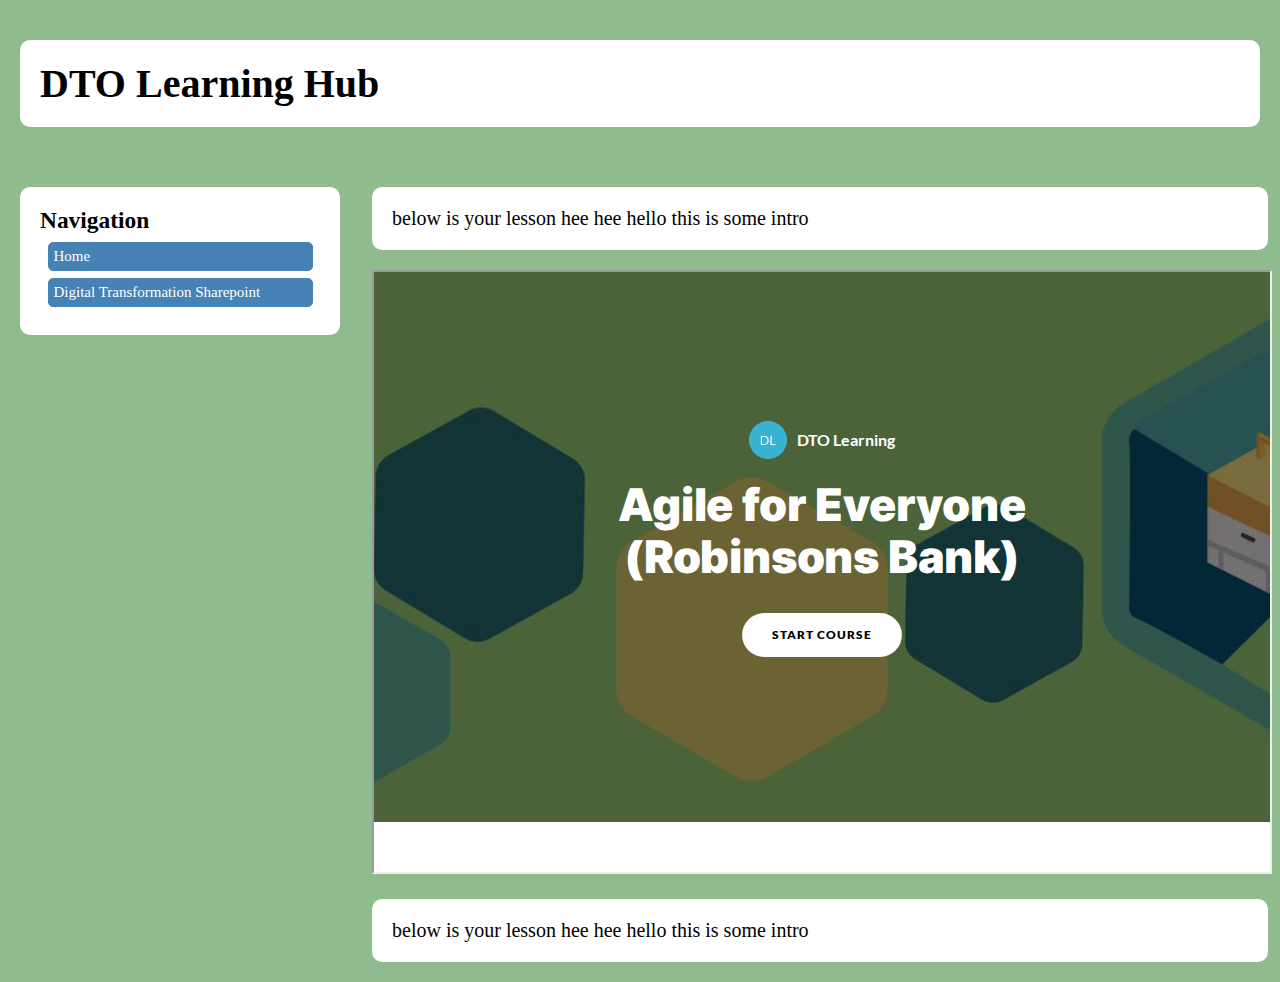
<file: index.html>
<!DOCTYPE html>
<html>
<head>
    <meta charset="UTF-8">
    <meta name="viewport" content="width=device-width, initial-scale=1.0">
    <title>LP SITE SAMPLE</title>
    <link href="/css/index.css" rel="stylesheet" type="text/css" media="all">

    <!-- favicon -->
    <link rel="icon" type="image/x-icon" href="/images/ribbon.ico">
</head>


<body>
    
    <div class="header">
    <div class="section">
        <h1>DTO Learning Hub</h1>
        </div>
    
    </div>
    
    <div class="wrapper">
    
    <div id="sidebar">
        <div class="section"><h3>Navigation</h3>
        <p class="button">Home</p>
        <p class="button">Digital Transformation Sharepoint</p>
        
        </div>
    </div>
    
    <div id="mainbar">
    
        <div class="section">below is your lesson hee hee hello this is some intro </div>
        
         <iframe src="/A4E/index.html" title="Iframe Example"></iframe> 
        
        <div class="section">below is your lesson hee hee hello this is some intro </div>

        
        </div>
    
    
    
    </div>
    
</body>
</html>
</file>
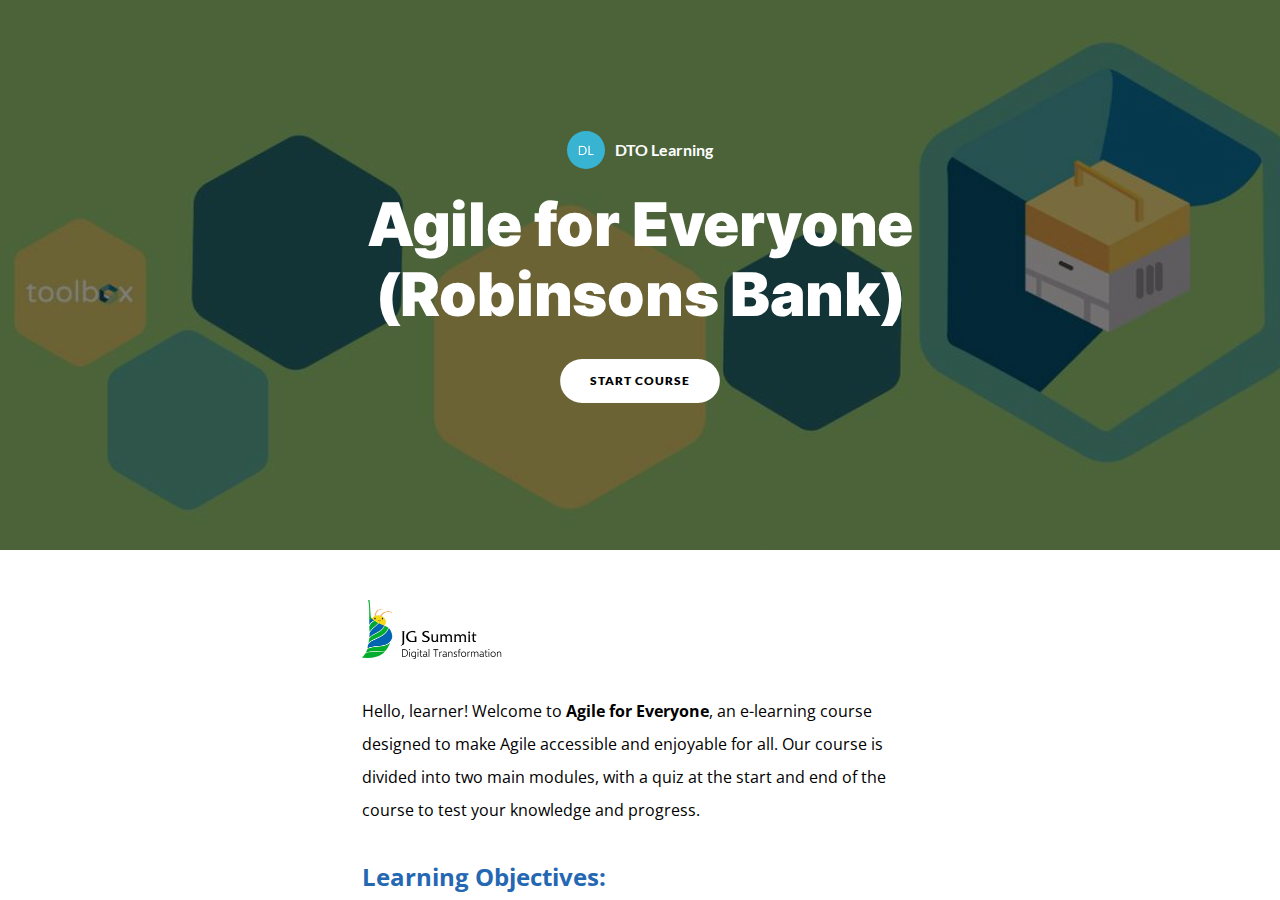
<file: A4E/index.html>
<!DOCTYPE html>
<html lang="en" class="">
  <head>
    <meta http-equiv="X-UA-Compatible" content="IE=edge,chrome=1">
    <meta name="viewport" content="width=device-width, initial-scale=1">
    <meta charset="utf-8">

    <title>Agile for Everyone (Robinsons Bank)</title>

    <link type="text/css" rel="stylesheet" href="lib/icomoon.css">
    <link type="text/css" rel="stylesheet" href="lib/main.bundle.css">
    <script type="text/javascript" src="lib/player-0.0.11.min.js"></script>
    <script type="text/javascript" src="lib/lzwcompress.js"></script>

    <!-- Resize Hack -->
    <script type="text/javascript">
      window.resizeTo(screen.width, screen.height);
    </script>
    
    <!--[if lt IE 9]>
    <script src="//html5shiv.googlecode.com/svn/trunk/html5.js"></script>
    <![endif]-->
  </head>
  <body>
    <style>
      .brand--head, .brand--head *   { font-family: 'Inter' !important; }
      .brand--body, .brand--body *   { font-family: 'Open Sans' !important; }
      .brand--lhead, .brand--lhead * { font-family: 'Inter' !important; }
      .brand--lbody, .brand--lbody * { font-family: 'Open Sans' !important; }
      .brand--ui, .brand--ui *       { font-family: 'Lato' !important; }

      .brand--beforeHead:before { font-family: 'Inter' !important; }
      .brand--afterHead:after { font-family: 'Inter' !important; }

      .brand--background        { background-color: #fff !important; }
      .brand--background-all *  { background-color: #fff !important; }
      .brand--border            { border-color: #fff !important; }
      .brand--color             { color: #fff !important; }
      .brand--color-all *       { color: #fff !important; }
      .brand--shadow            { box-shadow: 0 0 0 0.2rem #fff !important; }
      .brand--shadow-all *      { box-shadow: 0 0 0 0.2rem #fff !important; }
      .brand--fill              { fill: #fff !important; }
      .brand--stroke            { stroke: #fff !important; }

      .brand--beforeBackground:before { background-color: #fff !important; }
      .brand--beforeBorder:before     { border-color: #fff !important; }
      .brand--beforeColor:before      { color: #fff !important; }

      .brand--afterBackground:after { background-color: #fff !important; }
      .brand--afterBorder:after     { border-color: #fff !important; }
      .brand--afterColor:after      { color: #fff !important; }

      /* should be applied to containers where links
         need to appear in brand color */
      .brand--linkColor a { color: #fff !important; }

      /* should be applied to containers where links
         need to change to brand color on hover */
      .brand--linkColorHover a:hover { color: #fff !important; }

      /* should be applied to any single element that
         needs to change color on hover */
      .brand--hoverColor:hover { color: #fff !important; }

      /* TODO: probably need a way to create a 5-10% darker/lighter color */
      .brand--linkColor a:hover,
      .button.brand--background:hover { opacity: .65 !important; }

      @media (min-width: 47.9375em) { /* 768px */
        .brand--min768--background { background-color: #fff !important; }
        .brand--min768--border     { border-color: #fff !important; }
        .brand--min768--color      { color: #fff !important; }
      }

      @media (max-width: 47.9375em) { /* 768px */
        .brand--max768--background { background-color: #fff !important; }
        .brand--max768--border     { border-color: #fff !important; }
        .brand--max768--color      { color: #fff !important; }
      }
    </style>
    <div id="app"></div>
    <script type="text/javascript">
  (function(root) {
    window.labelSet = {"id":"KK9_j9hR3jgVOSSLEBeOTKe5","author":"aid|74d5b355-a8c7-48e5-976a-a29bcdc4f618","name":"English","defaultId":1,"defaultSet":true,"labels":{"result":"result","search":"search","results":"results","quizNext":"NEXT","tabGroup":"Tab","codeGroup":"Code","noResults":"No results for","noteGroup":"Note","quizScore":"Your score","quizStart":"START QUIZ","courseExit":"EXIT COURSE","courseHome":"Home","lessonName":"Lesson","quizSubmit":"SUBMIT","quoteGroup":"Quote","salutation":"👋 Bye!","a11yPDFIcon":"PDF file","a11yPPTIcon":"PowerPoint presentation","a11yRTFIcon":"Rich Text File","a11yZipIcon":"Zip file","buttonGroup":"Button","courseStart":"START COURSE","embedViewOn":"VIEW ON","exitMessage":"You may now leave this page.","quizCorrect":"Correct","quizPassing":"PASSING","quizRestart":"Restart","quizResults":"Quiz Results","a11yFileIcon":"File","a11yWordIcon":"Microsoft Word document","courseResume":"RESUME COURSE","processStart":"START","processSwipe":"Swipe to continue","quizContinue":"Continue","quizLandmark":"Quiz","quizQuestion":"Question","a11yBlockCode":"Code","a11yExcelIcon":"Microsoft Excel spreadsheet","a11yMediaPlay":"Play","a11yMediaSeek":"Seek","a11yZoomImage":"Zoom image","courseDetails":"DETAILS","embedReadMore":"Read more","feedbackGroup":"Feedback","quizIncorrect":"Incorrect","quizTakeAgain":"TAKE AGAIN","sortingReplay":"REPLAY","a11yAnswerLive":"Your answer","a11yBlockEmbed":"Embedded Content","a11yMediaPause":"Pause","a11yPageMarker":"Top of page","a11yQuizFailed":"Failed","a11yQuizPassed":"Passed","a11ySearchOpen":"Open search menu","accordionGroup":"Accordion","embedLinkGroup":"Embedded web content","lessonComplete":"COMPLETE","statementGroup":"Statement","storylineGroup":"Storyline","a11yCorrectLive":"Correct answer","a11ySearchClose":"Close search menu","a11ySearchInput":"Search","a11yUnzoomImage":"Unzoom image","attachmentGroup":"File Attachment","embedPhotoGroup":"Embedded photo","embedVideoGroup":"Embedded video","playButtonLabel":"Play","processComplete":"Complete","processLandmark":"Process","processNextStep":"NEXT STEP","processStepName":"Step","seekSliderLabel":"Seek","sortingLandmark":"Sorting Activity","a11yAuthorPrefix":"By","a11yCarouselNext":"Next","a11yQuizFeedback":"Feedback","audioPlayerGroup":"Audio player. You can use the space bar to toggle playback and arrow keys to scrub.","buttonStackGroup":"Button stack","embedPlayerGroup":"Embedded media player","lessonRestricted":"Lessons must be completed in order","pauseButtonLabel":"Pause","scenarioComplete":"Scenario Complete!","scenarioContinue":"CONTINUE","scenarioTryAgain":"TRY AGAIN","textOnImageGroup":"Text on image","timelineLandmark":"Timeline","urlEmbedLandmark":"URL/Embed","videoPlayerGroup":"Video player. You can use the space bar to toggle playback and arrow keys to scrub.","a11yBlockChartBar":"Bar chart","a11yBlockChartPie":"Pie chart","a11yBlockTimeline":"Timeline","a11yRestrictedNav":"This lesson is currently unavailable","blocksClickToFlip":"Click to flip","blocksPreposition":"of","bulletedListGroup":"Bulleted list","checkboxListGroup":"Checkbox list","imageAndTextGroup":"Image and text","imageGalleryGroup":"Image gallery","lessonPreposition":"of","numberedListGroup":"Numbered list","processLessonName":"Lesson","processStartAgain":"START AGAIN","scenarioStartOver":"START OVER","a11yBlockChartLine":"Line chart","a11yBlockStoryline":"Storyline","courseSkipToLesson":"SKIP TO LESSON","flashcardBackLabel":"Flashcard back","flashcardGridGroup":"Flashcard grid","nextFlashCardLabel":"Next flashcard","a11yRegionNavLesson":"Navigation menu","a11yStatusContinued":"Continued","flashcardFrontLabel":"Flashcard front","flashcardStackGroup":"Flashcard stack","knowledgeCheckGroup":"Knowledge check","sortingCardsCorrect":"Cards Correct","a11yCarouselPrevious":"Previous","a11yGroupAudioPlayer":"Audio player","a11yGroupVideoPlayer":"Video player","a11yRegionMainLesson":"Lesson content","hamburgerButtonLabel":"Course Overview Sidebar","lessonHeaderLandmark":"Lesson Header","numberedDividerGroup":"Numbered divider","progressPieCompleted":"Completed","progressPieUnstarted":"Unstarted","a11yRegionNavOverview":"Table of contents","lessonContentLandmark":"Lesson Content","lessonSidebarLandmark":"Lesson Sidebar","progressPieQuizFailed":"Failed","quizAnswerPlaceholder":"Type your answer here","a11yBlockFlashcardBack":"Back of card","a11yBlockFlashcardGrid":"Flashcard grid","a11yBlockQuoteCarousel":"Quote Carousel","a11yNavigationMenuOpen":"Open navigation menu","a11yRegionMainOverview":"Course overview","labeledGraphicLandmark":"Labeled Graphic","previousFlashCardLabel":"Previous flashcard","processStepPreposition":"of","a11yBlockFlashcardFront":"Front of card","a11yBlockFlashcardStack":"Flashcard carousel","a11yBlockKnowledgeCheck":"Knowledge check","a11yLabeledGraphicBlock":"Labeled graphic","a11yLabeledGraphicIconX":"X","a11yNavigationMenuClose":"Close navigation menu","overviewPageTitleSuffix":"Overview","progressPieClickToReset":"Click to reset","quizAcceptableResponses":"Acceptable responses","quizRequirePassingScore":"Must pass quiz before continuing","timelineCardGroupPrefix":"Timeline Card","a11yBlockKnowledgeCheckM":"Knowledge check: Matching","a11yLabeledGraphicViewed":"Viewed","a11yBlockKnowledgeCheckMC":"Knowledge check: Multiple choice","a11yBlockKnowledgeCheckMR":"Knowledge check: Multiple response","a11yLabeledGraphicIconDot":"Dot","a11yLabeledGraphicIconPin":"Map pin","labeledGraphicBubbleLabel":"Labeled graphic bubble","labeledGraphicMarkerLabel":"Labeled graphic marker","a11yBlockKnowledgeCheckFIB":"Knowledge check: Fill in the blank","a11yLabeledGraphicIconPlus":"Plus","a11yLabeledGraphicUnviewed":"Not viewed","progressPieClickToComplete":"Click to complete","a11yLabeledGraphicIconCheck":"Check mark","a11yLabeledGraphicIconHeart":"Heart","a11yStatusAdditionalContent":"Additional content has been loaded","a11yLabeledGraphicIconArrowUp":"Up arrow","labeledGraphicNextMarkerLabel":"Next marker","a11yLabeledGraphicButtonMarker":"Marker","a11yLabeledGraphicIconQuestion":"Question mark","a11yQuizReviewCorrectlyChecked":"Correctly checked","a11yLabeledGraphicIconArrowDown":"Down arrow","a11yLabeledGraphicIconArrowLeft":"Left arrow","a11yQuizReviewCorrectlySelected":"Correctly selected","a11yLabeledGraphicIconArrowRight":"Right arrow","a11yQuizReviewCorrectlyUnchecked":"Correctly unchecked","a11yQuizReviewIncorrectlyChecked":"Incorrectly checked","a11yLabeledGraphicIconArrowUpLeft":"Up left arrow","a11yLabeledGraphicIconInformation":"Information","a11yQuizReviewCorrectlyUnselected":"Correctly unselected","a11yQuizReviewIncorrectlySelected":"Incorrectly selected","labeledGraphicPreviousMarkerLabel":"Previous marker","a11yLabeledGraphicIconArrowUpRight":"Up right arrow","a11yQuizReviewIncorrectlyUnchecked":"Incorrectly unchecked","a11yLabeledGraphicIconArrowDownLeft":"Down left arrow","a11yQuizReviewIncorrectlyUnselected":"Incorrectly unselected","a11yLabeledGraphicIconArrowDownRight":"Down right arrow"},"deleted":false,"createdAt":"2022-09-18T08:11:40.249Z","updatedAt":"2023-05-22T16:35:05.153Z","iso639Code":"en","transferredAt":null};
    window.courseData = "[base64]/[base64]/[base64]/[base64]/[base64]/[base64]";
    window.partnerContent = [];

    function isExport() {
      return true;
    }

    function resolvePath(path) {
      return ('assets/').concat(path);
    }

    function resolveFontPath(font) {
      return ('lib/fonts/').concat(font.key.split('/').reverse()[0]);
    }

    root.Runtime = {
      isExport: isExport,
      resolvePath: resolvePath,
      resolveFontPath: resolveFontPath
    };
  }(window));
</script>

    
    <script src="lib/main.bundle.js"></script>
    
  </body>
</html>
</file>
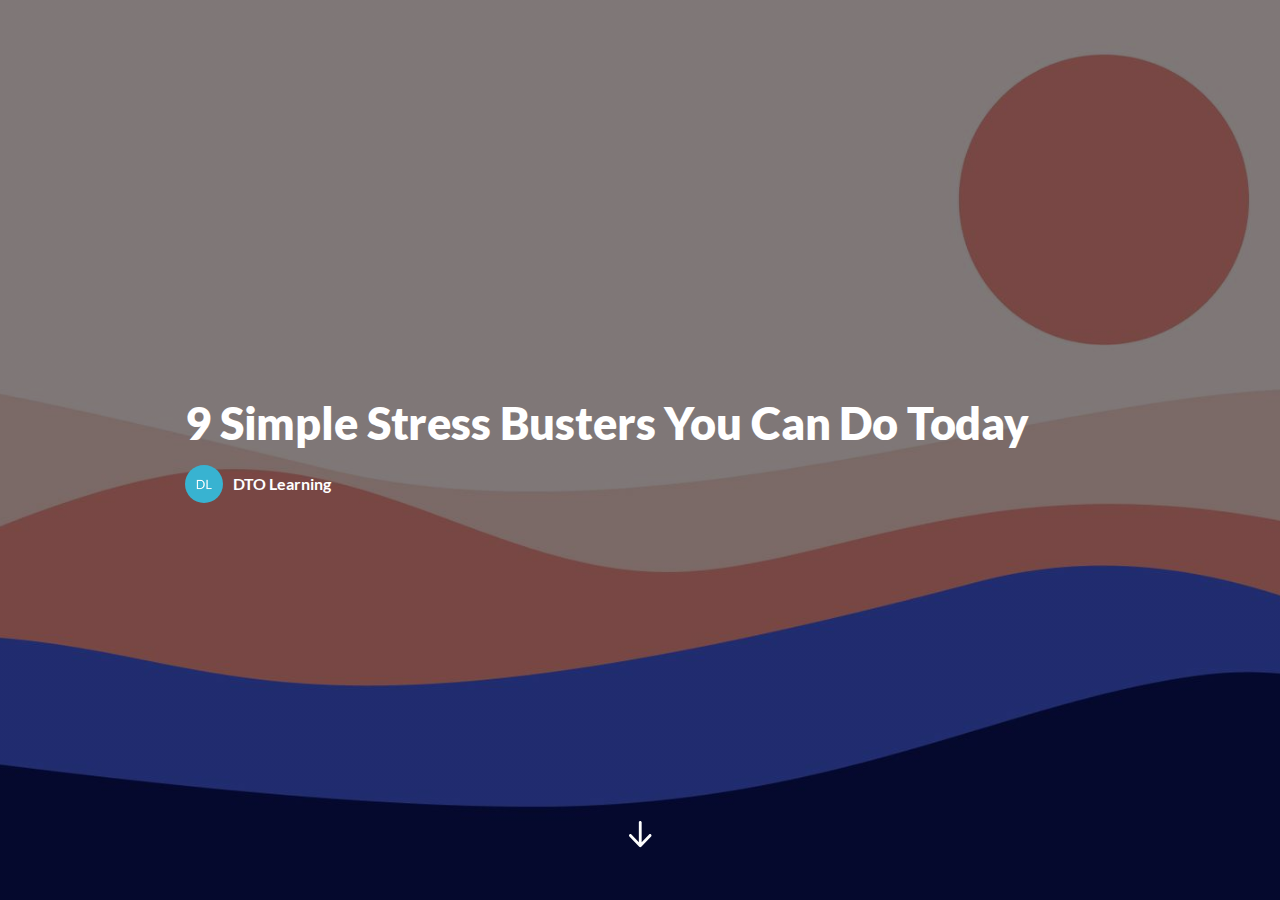
<file: articulate/index.html>
<!DOCTYPE html>
<html lang="en" class="">
  <head>
    <meta http-equiv="X-UA-Compatible" content="IE=edge,chrome=1">
    <meta name="viewport" content="width=device-width, initial-scale=1">
    <meta charset="utf-8">

    <title>9 Simple Stress Busters You Can Do Today</title>

    <link type="text/css" rel="stylesheet" href="lib/icomoon.css">
    <link type="text/css" rel="stylesheet" href="lib/main.bundle.css">
    <script type="text/javascript" src="lib/player-0.0.11.min.js"></script>
    <script type="text/javascript" src="lib/lzwcompress.js"></script>

    <!-- Resize Hack -->
    <script type="text/javascript">
      window.resizeTo(screen.width, screen.height);
    </script>
    
    <!--[if lt IE 9]>
    <script src="//html5shiv.googlecode.com/svn/trunk/html5.js"></script>
    <![endif]-->
  </head>
  <body>
    <style>
      .brand--head, .brand--head *   { font-family: 'Lato' !important; }
      .brand--body, .brand--body *   { font-family: 'Merriweather' !important; }
      .brand--lhead, .brand--lhead * { font-family: 'Lato' !important; }
      .brand--lbody, .brand--lbody * { font-family: 'Merriweather' !important; }
      .brand--ui, .brand--ui *       { font-family: 'Lato' !important; }

      .brand--beforeHead:before { font-family: 'Lato' !important; }
      .brand--afterHead:after { font-family: 'Lato' !important; }

      .brand--background        { background-color: #fff !important; }
      .brand--background-all *  { background-color: #fff !important; }
      .brand--border            { border-color: #fff !important; }
      .brand--color             { color: #fff !important; }
      .brand--color-all *       { color: #fff !important; }
      .brand--shadow            { box-shadow: 0 0 0 0.2rem #fff !important; }
      .brand--shadow-all *      { box-shadow: 0 0 0 0.2rem #fff !important; }
      .brand--fill              { fill: #fff !important; }
      .brand--stroke            { stroke: #fff !important; }

      .brand--beforeBackground:before { background-color: #fff !important; }
      .brand--beforeBorder:before     { border-color: #fff !important; }
      .brand--beforeColor:before      { color: #fff !important; }

      .brand--afterBackground:after { background-color: #fff !important; }
      .brand--afterBorder:after     { border-color: #fff !important; }
      .brand--afterColor:after      { color: #fff !important; }

      /* should be applied to containers where links
         need to appear in brand color */
      .brand--linkColor a { color: #fff !important; }

      /* should be applied to containers where links
         need to change to brand color on hover */
      .brand--linkColorHover a:hover { color: #fff !important; }

      /* should be applied to any single element that
         needs to change color on hover */
      .brand--hoverColor:hover { color: #fff !important; }

      /* TODO: probably need a way to create a 5-10% darker/lighter color */
      .brand--linkColor a:hover,
      .button.brand--background:hover { opacity: .65 !important; }

      @media (min-width: 47.9375em) { /* 768px */
        .brand--min768--background { background-color: #fff !important; }
        .brand--min768--border     { border-color: #fff !important; }
        .brand--min768--color      { color: #fff !important; }
      }

      @media (max-width: 47.9375em) { /* 768px */
        .brand--max768--background { background-color: #fff !important; }
        .brand--max768--border     { border-color: #fff !important; }
        .brand--max768--color      { color: #fff !important; }
      }
    </style>
    <div id="app"></div>
    <script type="text/javascript">
  (function(root) {
    window.labelSet = {"id":"KK9_j9hR3jgVOSSLEBeOTKe5","author":"aid|74d5b355-a8c7-48e5-976a-a29bcdc4f618","name":"English","defaultId":1,"defaultSet":true,"labels":{"result":"result","search":"search","results":"results","quizNext":"NEXT","tabGroup":"Tab","codeGroup":"Code","noResults":"No results for","noteGroup":"Note","quizScore":"Your score","quizStart":"START QUIZ","courseExit":"EXIT COURSE","courseHome":"Home","lessonName":"Lesson","quizSubmit":"SUBMIT","quoteGroup":"Quote","salutation":"👋 Bye!","a11yPDFIcon":"PDF file","a11yPPTIcon":"PowerPoint presentation","a11yRTFIcon":"Rich Text File","a11yZipIcon":"Zip file","buttonGroup":"Button","courseStart":"START COURSE","embedViewOn":"VIEW ON","exitMessage":"You may now leave this page.","quizCorrect":"Correct","quizPassing":"PASSING","quizRestart":"Restart","quizResults":"Quiz Results","a11yFileIcon":"File","a11yWordIcon":"Microsoft Word document","courseResume":"RESUME COURSE","processStart":"START","processSwipe":"Swipe to continue","quizContinue":"Continue","quizLandmark":"Quiz","quizQuestion":"Question","a11yBlockCode":"Code","a11yExcelIcon":"Microsoft Excel spreadsheet","a11yMediaPlay":"Play","a11yMediaSeek":"Seek","a11yZoomImage":"Zoom image","courseDetails":"DETAILS","embedReadMore":"Read more","feedbackGroup":"Feedback","quizIncorrect":"Incorrect","quizTakeAgain":"TAKE AGAIN","sortingReplay":"REPLAY","a11yAnswerLive":"Your answer","a11yBlockEmbed":"Embedded Content","a11yMediaPause":"Pause","a11yPageMarker":"Top of page","a11yQuizFailed":"Failed","a11yQuizPassed":"Passed","a11ySearchOpen":"Open search menu","accordionGroup":"Accordion","embedLinkGroup":"Embedded web content","lessonComplete":"COMPLETE","statementGroup":"Statement","storylineGroup":"Storyline","a11yCorrectLive":"Correct answer","a11ySearchClose":"Close search menu","a11ySearchInput":"Search","a11yUnzoomImage":"Unzoom image","attachmentGroup":"File Attachment","embedPhotoGroup":"Embedded photo","embedVideoGroup":"Embedded video","playButtonLabel":"Play","processComplete":"Complete","processLandmark":"Process","processNextStep":"NEXT STEP","processStepName":"Step","seekSliderLabel":"Seek","sortingLandmark":"Sorting Activity","a11yAuthorPrefix":"By","a11yCarouselNext":"Next","a11yQuizFeedback":"Feedback","audioPlayerGroup":"Audio player. You can use the space bar to toggle playback and arrow keys to scrub.","buttonStackGroup":"Button stack","embedPlayerGroup":"Embedded media player","lessonRestricted":"Lessons must be completed in order","pauseButtonLabel":"Pause","scenarioComplete":"Scenario Complete!","scenarioContinue":"CONTINUE","scenarioTryAgain":"TRY AGAIN","textOnImageGroup":"Text on image","timelineLandmark":"Timeline","urlEmbedLandmark":"URL/Embed","videoPlayerGroup":"Video player. You can use the space bar to toggle playback and arrow keys to scrub.","a11yBlockChartBar":"Bar chart","a11yBlockChartPie":"Pie chart","a11yBlockTimeline":"Timeline","a11yRestrictedNav":"This lesson is currently unavailable","blocksClickToFlip":"Click to flip","blocksPreposition":"of","bulletedListGroup":"Bulleted list","checkboxListGroup":"Checkbox list","imageAndTextGroup":"Image and text","imageGalleryGroup":"Image gallery","lessonPreposition":"of","numberedListGroup":"Numbered list","processLessonName":"Lesson","processStartAgain":"START AGAIN","scenarioStartOver":"START OVER","a11yBlockChartLine":"Line chart","a11yBlockStoryline":"Storyline","courseSkipToLesson":"SKIP TO LESSON","flashcardBackLabel":"Flashcard back","flashcardGridGroup":"Flashcard grid","nextFlashCardLabel":"Next flashcard","a11yRegionNavLesson":"Navigation menu","a11yStatusContinued":"Continued","flashcardFrontLabel":"Flashcard front","flashcardStackGroup":"Flashcard stack","knowledgeCheckGroup":"Knowledge check","sortingCardsCorrect":"Cards Correct","a11yCarouselPrevious":"Previous","a11yGroupAudioPlayer":"Audio player","a11yGroupVideoPlayer":"Video player","a11yRegionMainLesson":"Lesson content","hamburgerButtonLabel":"Course Overview Sidebar","lessonHeaderLandmark":"Lesson Header","numberedDividerGroup":"Numbered divider","progressPieCompleted":"Completed","progressPieUnstarted":"Unstarted","a11yRegionNavOverview":"Table of contents","lessonContentLandmark":"Lesson Content","lessonSidebarLandmark":"Lesson Sidebar","progressPieQuizFailed":"Failed","quizAnswerPlaceholder":"Type your answer here","a11yBlockFlashcardBack":"Back of card","a11yBlockFlashcardGrid":"Flashcard grid","a11yBlockQuoteCarousel":"Quote Carousel","a11yNavigationMenuOpen":"Open navigation menu","a11yRegionMainOverview":"Course overview","labeledGraphicLandmark":"Labeled Graphic","previousFlashCardLabel":"Previous flashcard","processStepPreposition":"of","a11yBlockFlashcardFront":"Front of card","a11yBlockFlashcardStack":"Flashcard carousel","a11yBlockKnowledgeCheck":"Knowledge check","a11yLabeledGraphicBlock":"Labeled graphic","a11yLabeledGraphicIconX":"X","a11yNavigationMenuClose":"Close navigation menu","overviewPageTitleSuffix":"Overview","progressPieClickToReset":"Click to reset","quizAcceptableResponses":"Acceptable responses","quizRequirePassingScore":"Must pass quiz before continuing","timelineCardGroupPrefix":"Timeline Card","a11yBlockKnowledgeCheckM":"Knowledge check: Matching","a11yLabeledGraphicViewed":"Viewed","a11yBlockKnowledgeCheckMC":"Knowledge check: Multiple choice","a11yBlockKnowledgeCheckMR":"Knowledge check: Multiple response","a11yLabeledGraphicIconDot":"Dot","a11yLabeledGraphicIconPin":"Map pin","labeledGraphicBubbleLabel":"Labeled graphic bubble","labeledGraphicMarkerLabel":"Labeled graphic marker","a11yBlockKnowledgeCheckFIB":"Knowledge check: Fill in the blank","a11yLabeledGraphicIconPlus":"Plus","a11yLabeledGraphicUnviewed":"Not viewed","progressPieClickToComplete":"Click to complete","a11yLabeledGraphicIconCheck":"Check mark","a11yLabeledGraphicIconHeart":"Heart","a11yStatusAdditionalContent":"Additional content has been loaded","a11yLabeledGraphicIconArrowUp":"Up arrow","labeledGraphicNextMarkerLabel":"Next marker","a11yLabeledGraphicButtonMarker":"Marker","a11yLabeledGraphicIconQuestion":"Question mark","a11yQuizReviewCorrectlyChecked":"Correctly checked","a11yLabeledGraphicIconArrowDown":"Down arrow","a11yLabeledGraphicIconArrowLeft":"Left arrow","a11yQuizReviewCorrectlySelected":"Correctly selected","a11yLabeledGraphicIconArrowRight":"Right arrow","a11yQuizReviewCorrectlyUnchecked":"Correctly unchecked","a11yQuizReviewIncorrectlyChecked":"Incorrectly checked","a11yLabeledGraphicIconArrowUpLeft":"Up left arrow","a11yLabeledGraphicIconInformation":"Information","a11yQuizReviewCorrectlyUnselected":"Correctly unselected","a11yQuizReviewIncorrectlySelected":"Incorrectly selected","labeledGraphicPreviousMarkerLabel":"Previous marker","a11yLabeledGraphicIconArrowUpRight":"Up right arrow","a11yQuizReviewIncorrectlyUnchecked":"Incorrectly unchecked","a11yLabeledGraphicIconArrowDownLeft":"Down left arrow","a11yQuizReviewIncorrectlyUnselected":"Incorrectly unselected","a11yLabeledGraphicIconArrowDownRight":"Down right arrow"},"deleted":false,"createdAt":"2022-09-18T08:11:40.249Z","updatedAt":"2023-05-22T16:35:05.153Z","iso639Code":"en","transferredAt":null};
    window.courseData = "[base64]/[base64]/[base64]";
    window.partnerContent = [];

    function isExport() {
      return true;
    }

    function resolvePath(path) {
      return ('assets/').concat(path);
    }

    function resolveFontPath(font) {
      return ('lib/fonts/').concat(font.key.split('/').reverse()[0]);
    }

    root.Runtime = {
      isExport: isExport,
      resolvePath: resolvePath,
      resolveFontPath: resolveFontPath
    };
  }(window));
</script>

    
    <script src="lib/main.bundle.js"></script>
    
  </body>
</html>
</file>
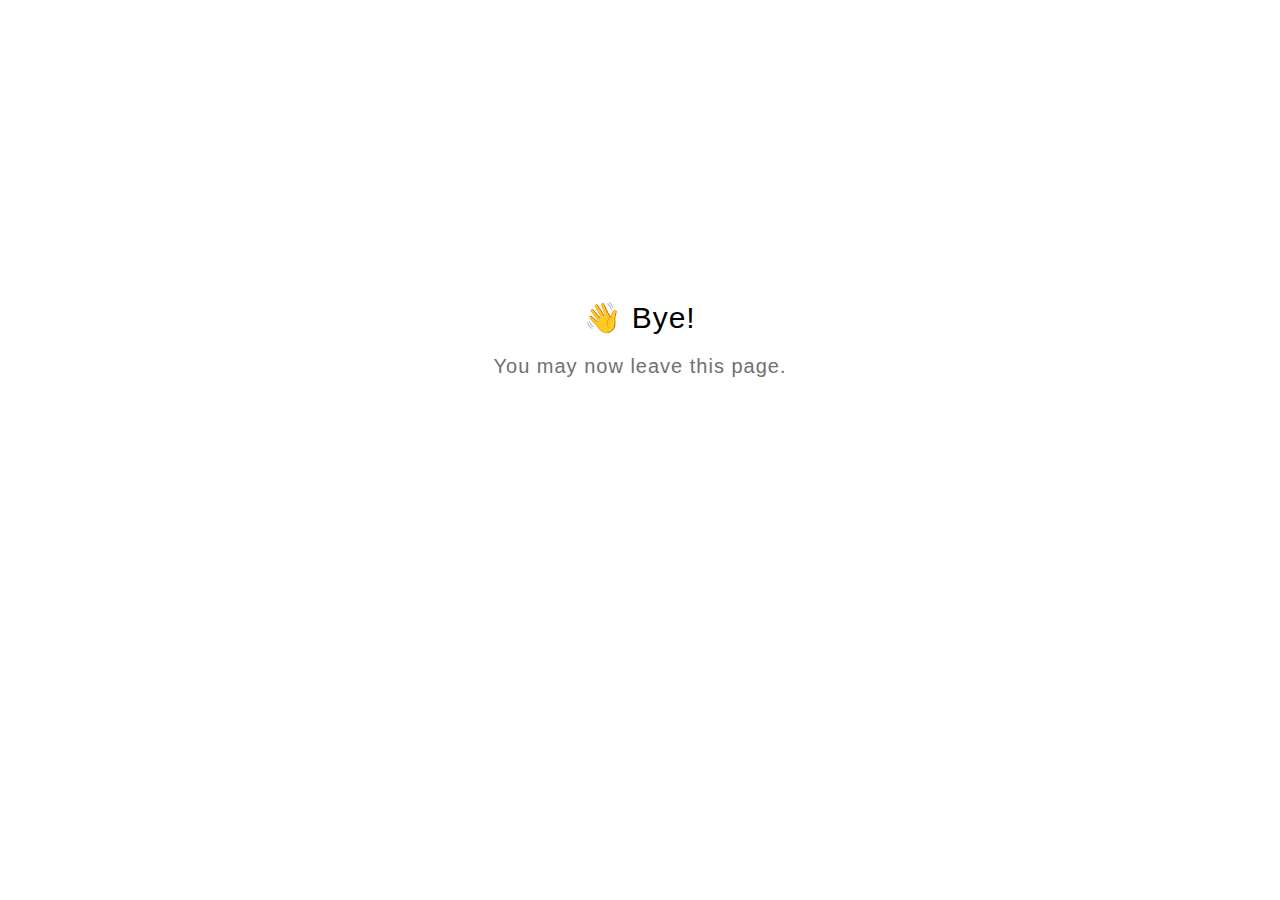
<file: A4E/goodbye.html>
<html>
  <head>
    <meta charset="utf-8" lang="en">
    <style>
      html {
        font-size: 20px;
        font-family: 'lato', sans-serif;
        font-weight: lighter;
        letter-spacing: 0.05rem;
      }

      .goodbye-container {
        text-align: center;
        margin-top: 15rem;
      }

      .bye-message {
        font-size: 1.5rem;
      }

      .exit-text {
        color: #707070;
        margin-top: 1rem;
      }
    </style>
  </head>
  <body>
    <div class="goodbye-container">
      <div class="bye-message">👋 Bye!</div>
      <div class="exit-text">You may now leave this page.</div>
    </div>
  </body>
</html>
</file>
<file: css/index.css>
body {
    background-color: darkseagreen;
    margin: 0;
    padding: 0;
    box-sizing: border-box;
    font-size: 20px;
    font-family: "Helvetica Neue";
}

.section {
    background-color: white;
    padding: 1em;
    border-radius: 10px;
    margin: 1em auto;
}

.wrapper {
    width: 100%;
    display: flex;
}

.header {
    padding: 1em 1em;
}

.button {
    padding: 5px;
    font-size: 15px;
    margin: 0.5em;
    background-color: steelblue;
    border-radius: 5px;
    color: white;
    transition: 0.3s;
    border: steelblue 1px solid;
}

.button:hover {
    background: white;
    border: steelblue 1px solid;
    color: steelblue;
    transition: 0.3s;
}

#sidebar {
    width: 25%;
    padding: 0 1em;
}

h1, h2, h3 {
    padding: 0;
    margin: 0;
}

#mainbar {
    width: 70%;
    margin: 0 auto;
    flex-grow: 0;
    flex-shrink: 1;
}

iframe {
    height: 600px;
    width: 100%;
}
</file>
<file: A4E/lib/icomoon.css>
@font-face {
	font-family: 'icomoon';
	src:  url('fonts/icomoon.ttf') format('truetype'),
				url('fonts/icomoon.woff') format('woff');
	font-weight: normal;
	font-style: normal;
}

[class^="icon-"], [class*=" icon-"] {
	/* use !important to prevent issues with browser extensions that change fonts */
	font-family: 'icomoon' !important;
	speak: none;
	font-style: normal;
	font-weight: normal;
	font-variant: normal;
	text-transform: none;
	line-height: 1;

	/* Better Font Rendering =========== */
	-webkit-font-smoothing: antialiased;
	-moz-osx-font-smoothing: grayscale;
}

.icon-edit-author-name:before {
	content: "\e976";
}
.icon-lock:before {
	content: "\e977";
}
.icon-checkmark-valid:before {
	content: "\e95d";
}
.icon-close-media-panel:before {
	content: "\e95e";
}
.icon-trash4:before {
	content: "\e95f";
}
.icon-x-invalid-url:before {
	content: "\e960";
}
.icon-attach2:before {
	content: "\e961";
}
.icon-bold:before {
	content: "\e962";
}
.icon-fontcolor:before {
	content: "\e963";
}
.icon-fontsize:before {
	content: "\e964";
}
.icon-italic:before {
	content: "\e965";
}
.icon-link:before {
	content: "\e966";
}
.icon-orderedlist:before {
	content: "\e967";
}
.icon-quote:before {
	content: "\e968";
}
.icon-unorderedlist:before {
	content: "\e969";
}
.icon-feedback:before {
	content: "\e910";
}
.icon-review:before {
	content: "\e911";
}
.icon-customizable:before {
	content: "\e908";
}
.icon-design:before {
	content: "\e909";
}
.icon-interactions:before {
	content: "\e90a";
}
.icon-questions:before {
	content: "\e90b";
}
.icon-scenarios2:before {
	content: "\e90c";
}
.icon-slides:before {
	content: "\e90d";
}
.icon-desktop:before {
	content: "\e902";
}
.icon-expressions:before {
	content: "\e903";
}
.icon-poses:before {
	content: "\e904";
}
.icon-retina:before {
	content: "\e905";
}
.icon-scenarios:before {
	content: "\e906";
}
.icon-transparency:before {
	content: "\e907";
}
.icon-Master-01:before {
	content: "\e934";
}
.icon-Master-02:before {
	content: "\e93a";
}
.icon-Master-03:before {
	content: "\e939";
}
.icon-Master-04:before {
	content: "\e936";
}
.icon-Master-05:before {
	content: "\e93b";
}
.icon-Master-06:before {
	content: "\e935";
}
.icon-Master-07:before {
	content: "\e937";
}
.icon-Master-08:before {
	content: "\e938";
}
.icon-Master-09:before {
	content: "\e922";
}
.icon-Master-10:before {
	content: "\e926";
}
.icon-Master-11:before {
	content: "\e924";
}
.icon-Master-12:before {
	content: "\e928";
}
.icon-Master-13:before {
	content: "\e923";
}
.icon-Master-14:before {
	content: "\e925";
}
.icon-Master-15:before {
	content: "\e929";
}
.icon-Master-16:before {
	content: "\e927";
}
.icon-Master-17:before {
	content: "\e92b";
}
.icon-Master-18:before {
	content: "\e92c";
}
.icon-Master-19:before {
	content: "\e92d";
}
.icon-Master-20:before {
	content: "\e92e";
}
.icon-Master-21:before {
	content: "\e92f";
}
.icon-Master-22:before {
	content: "\e930";
}
.icon-Master-23:before {
	content: "\e931";
}
.icon-Master-24:before {
	content: "\e932";
}
.icon-Master-25:before {
	content: "\e933";
}
.icon-Master-26:before {
	content: "\e92a";
}
.icon-check-circle:before {
	content: "\e803";
}
.icon-trash:before {
	content: "\e804";
}
.icon-rotation:before {
	content: "\e91a";
}
.icon-vector:before {
	content: "\e91b";
}
.icon-mute:before {
	content: "\e90e";
}
.icon-volume:before {
	content: "\e90f";
}
.icon-logo:before {
	content: "\e805";
}
.icon-share:before {
	content: "\e801";
}
.icon-sorting:before {
	content: "\e91c";
}
.icon-more:before {
	content: "\e91d";
}
.icon-copy:before {
	content: "\e951";
}
.icon-clock:before {
	content: "\e915";
}
.icon-quotes-left:before {
	content: "\e918";
}
.icon-list-numbered:before {
	content: "\e916";
}
.icon-list2:before {
	content: "\e917";
}
.icon-plus:before {
	content: "\e60a";
}
.icon-info:before {
	content: "\e974";
}
.icon-cross:before {
	content: "\e913";
}
.icon-checkmark:before {
	content: "\e975";
}
.icon-arrow-up2:before {
	content: "\e959";
}
.icon-arrow-down2:before {
	content: "\e95a";
}
.icon-sort-alpha-asc:before {
	content: "\e912";
}
.icon-rtf:before {
	content: "\e94b";
}
.icon-doc:before {
	content: "\e94a";
}
.icon-pdf:before {
	content: "\e94c";
}
.icon-ppt:before {
	content: "\e94d";
}
.icon-file:before {
	content: "\e94e";
}
.icon-xls:before {
	content: "\e94f";
}
.icon-zip:before {
	content: "\e950";
}
.icon-file-alt:before {
	content: "\e944";
}
.icon-doc-alt:before {
	content: "\e943";
}
.icon-pdf-alt:before {
	content: "\e945";
}
.icon-ppt-alt:before {
	content: "\e946";
}
.icon-rtf-alt:before {
	content: "\e947";
}
.icon-xls-alt:before {
	content: "\e948";
}
.icon-zip-alt:before {
	content: "\e949";
}
.icon-attach:before {
	content: "\e942";
}
.icon-reload:before {
	content: "\e941";
}
.icon-trash2:before {
	content: "\e60d";
}
.icon-arrow-left:before {
	content: "\e608";
}
.icon-arrow-right:before {
	content: "\e609";
}
.icon-check-alt:before {
	content: "\e606";
}
.icon-password-view:before {
	content: "\e972";
}
.icon-password-hide:before {
	content: "\e973";
}
.icon-view-grid:before {
	content: "\e96c";
}
.icon-grid-view:before {
	content: "\e96c";
}
.icon-view-list:before {
	content: "\e96d";
}
.icon-list-view:before {
	content: "\e96d";
}
.icon-blocks:before {
	content: "\e95b";
}
.icon-list3:before {
	content: "\e95c";
}
.icon-export:before {
	content: "\e958";
}
.icon-screencast:before {
	content: "\e957";
}
.icon-cursor:before {
	content: "\e956";
}
.icon-documents:before {
	content: "\e952";
}
.icon-duplicate:before {
	content: "\e952";
}
.icon-trash3:before {
	content: "\e953";
}
.icon-Article:before {
	content: "\e93c";
}
.icon-Interaction:before {
	content: "\e93d";
}
.icon-Quiz:before {
	content: "\e93e";
}
.icon-Video:before {
	content: "\e93f";
}
.icon-trashcan:before {
	content: "\e921";
}
.icon-marker_style:before {
	content: "\e920";
}
.icon-photo:before {
	content: "\e91f";
}
.icon-microphone:before {
	content: "\e91e";
}
.icon-plus2:before {
	content: "\e800";
}
.icon-processing:before {
	content: "\e607";
}
.icon-menu:before {
	content: "\e602";
}
.icon-headset:before {
	content: "\e603";
}
.icon-list:before {
	content: "\e604";
}
.icon-video:before {
	content: "\e605";
}
.icon-mail:before {
	content: "\e954";
}
.icon-remove:before {
	content: "\e955";
}
.icon-up-level-2:before {
	content: "\e96e";
}
.icon-up-level-list-2:before {
	content: "\e96f";
}
.icon-plus-circle:before {
	content: "\e802";
}
.icon-up-level:before {
	content: "\e970";
}
.icon-up-level-list:before {
	content: "\e971";
}
.icon-eye:before {
	content: "\e96b";
}
.icon-tick:before {
	content: "\e900";
}
.icon-check:before {
	content: "\e901";
}
.icon-link-alt:before {
	content: "\e919";
}
.icon-chevron-down:before {
	content: "\e60b";
}
.icon-chevron-up:before {
	content: "\e60c";
}
.icon-chevron-left:before {
	content: "\e600";
}
.icon-chevron:before {
	content: "\e601";
}
.icon-chevron-right:before {
	content: "\e601";
}
.icon-close-small:before {
	content: "\e940";
}
.icon-pie-chart:before {
	content: "\e914";
}
.icon-alert:before {
	content: "\e96a";
}
</file>
